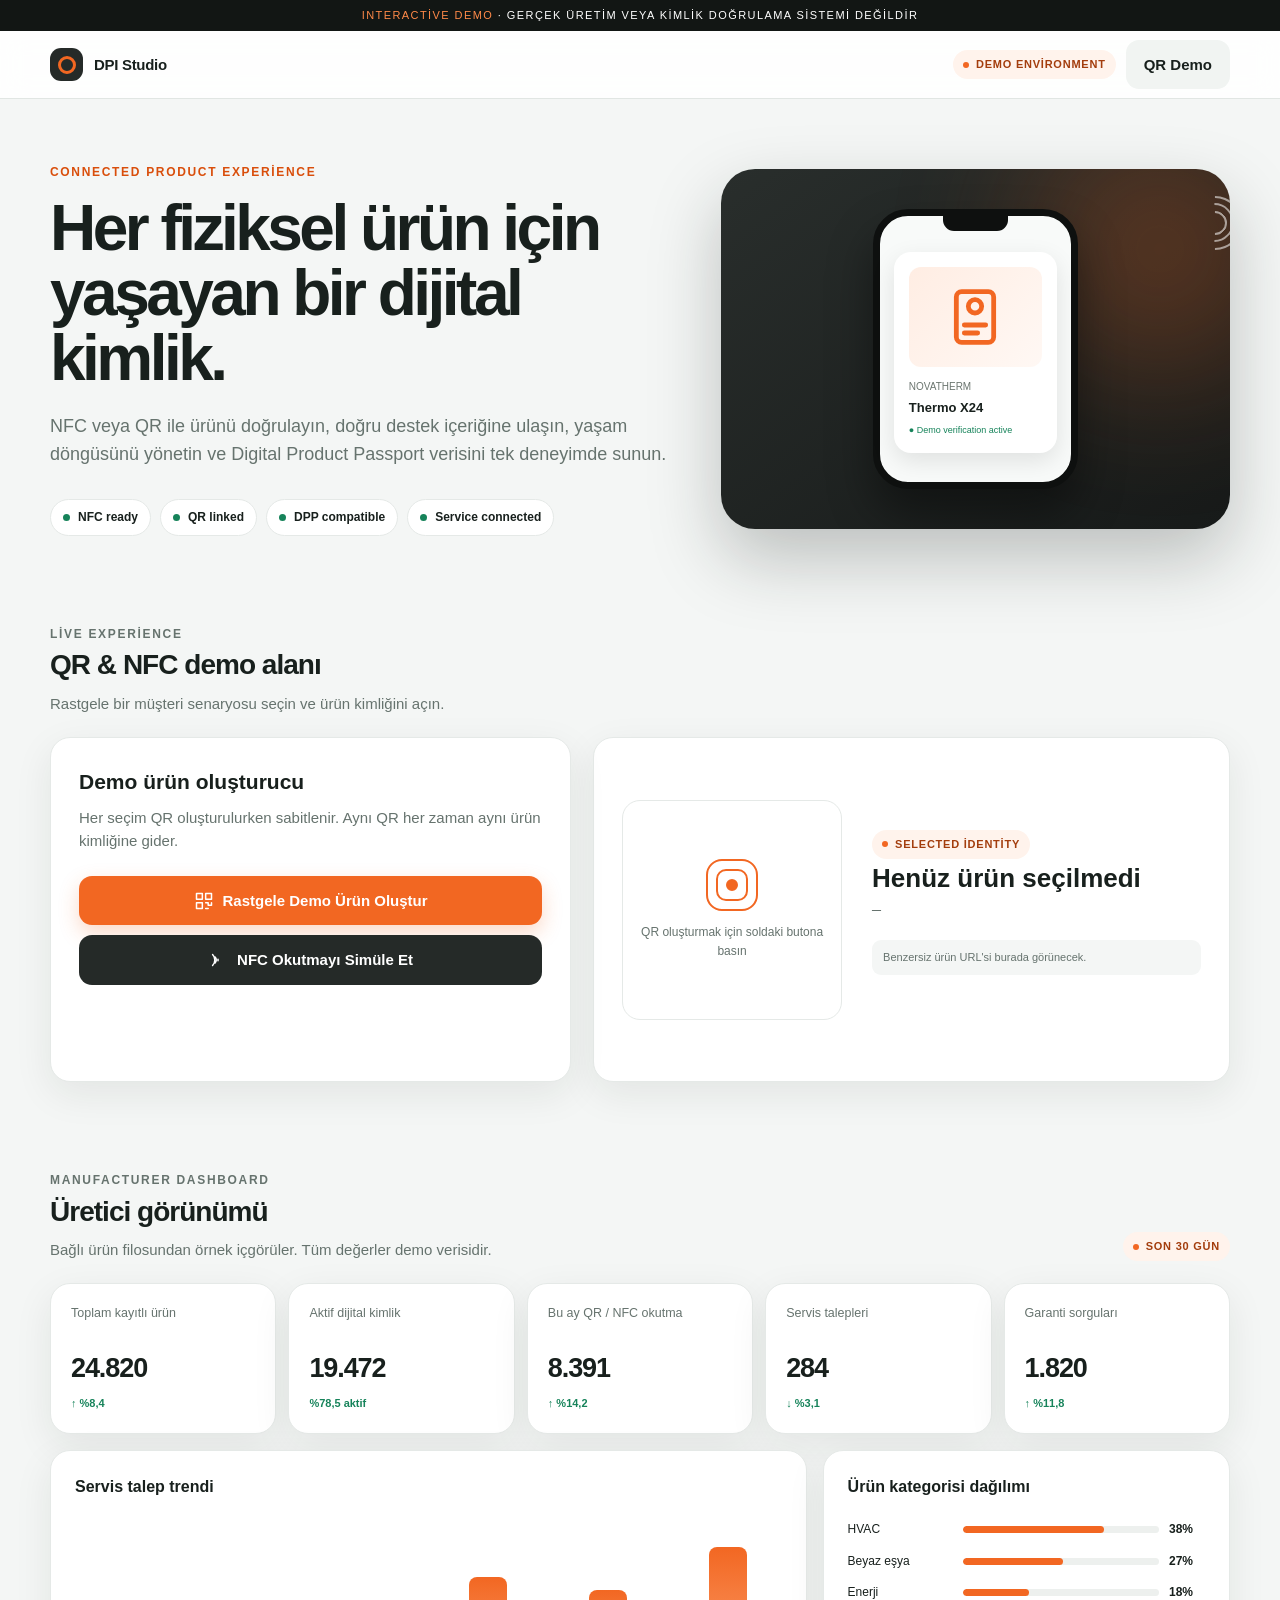
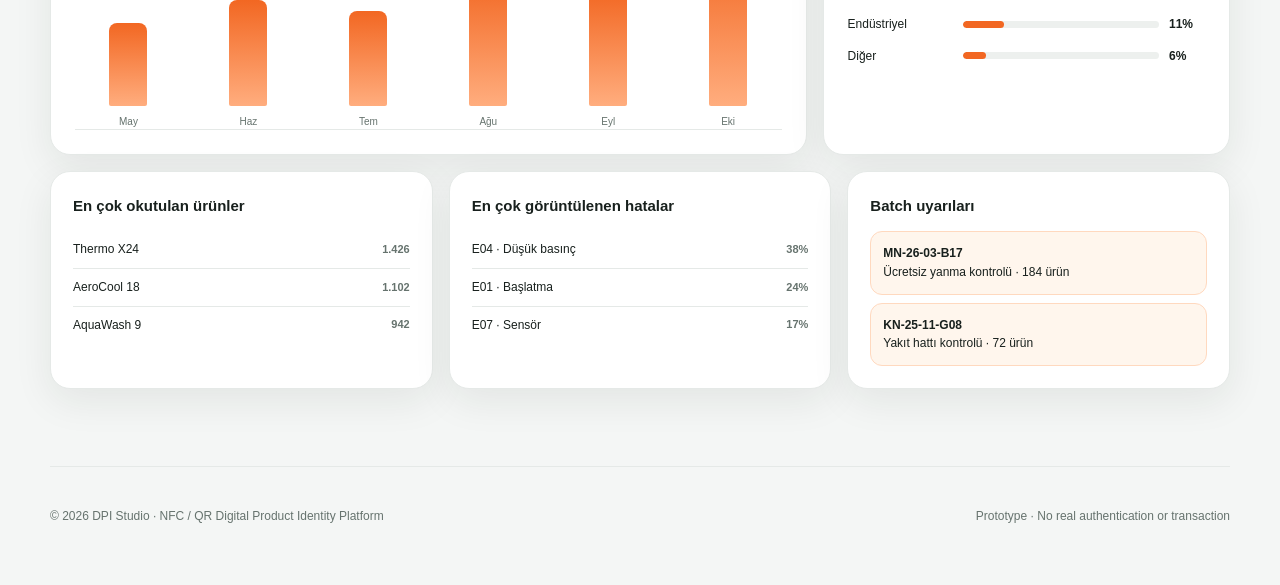
<file: index.html>
<!doctype html>
<html lang="tr">
<head>
  <meta charset="utf-8">
  <meta name="viewport" content="width=device-width,initial-scale=1,viewport-fit=cover">
  <meta name="theme-color" content="#252a28">
  <title>DPI Studio — NFC / QR Digital Product Identity</title>
  <meta name="description" content="NFC ve QR tabanlı Digital Product Identity & Digital Product Passport interaktif demo.">
  <link rel="stylesheet" href="styles.css">
</head>
<body data-page="dashboard">
  <div class="demo-strip"><span>Interactive Demo</span> · Gerçek üretim veya kimlik doğrulama sistemi değildir</div>
  <header class="topbar">
    <a class="logo" href="index.html"><span class="logo-mark"></span><span>DPI Studio</span></a>
    <div class="top-actions"><span class="tag">Demo Environment</span><a class="btn btn-soft" href="#generator">QR Demo</a></div>
  </header>

  <main>
    <section class="shell dashboard-hero">
      <div>
        <p class="eyebrow">Connected product experience</p>
        <h1>Her fiziksel ürün için yaşayan bir dijital kimlik.</h1>
        <p class="hero-copy">NFC veya QR ile ürünü doğrulayın, doğru destek içeriğine ulaşın, yaşam döngüsünü yönetin ve Digital Product Passport verisini tek deneyimde sunun.</p>
        <div class="hero-pills"><span class="soft-pill"><i></i>NFC ready</span><span class="soft-pill"><i></i>QR linked</span><span class="soft-pill"><i></i>DPP compatible</span><span class="soft-pill"><i></i>Service connected</span></div>
      </div>
      <div class="scan-visual" aria-hidden="true">
        <div class="nfc-rings"><span></span><span></span><span></span></div>
        <div class="scan-device"><div class="scan-notch"></div><div class="scan-card"><div class="scan-product"><svg class="icon" style="width:64px;height:64px" viewBox="0 0 24 24"><rect x="5" y="2.5" width="14" height="19" rx="2"/><circle cx="12" cy="8" r="2.5"/><path d="M8 15h8M8 18h5"/></svg></div><div style="font-size:10px;color:#6b756f;margin-top:12px">NOVATHERM</div><b style="font-size:13px">Thermo X24</b><div style="font-size:9px;color:#16835a;margin-top:6px">● Demo verification active</div></div></div>
      </div>
    </section>

    <section class="section" id="generator">
      <div class="shell">
        <div class="section-head"><div><p class="eyebrow">Live experience</p><h2>QR & NFC demo alanı</h2><p>Rastgele bir müşteri senaryosu seçin ve ürün kimliğini açın.</p></div></div>
        <div class="demo-grid">
          <article class="panel generator">
            <h3>Demo ürün oluşturucu</h3><p>Her seçim QR oluşturulurken sabitlenir. Aynı QR her zaman aynı ürün kimliğine gider.</p>
            <div class="generator-actions">
              <button class="btn btn-primary btn-block" id="generateQr"><svg class="icon" viewBox="0 0 24 24"><rect x="3" y="3" width="7" height="7"/><rect x="14" y="3" width="7" height="7"/><rect x="3" y="14" width="7" height="7"/><path d="M14 14h3v3h4M14 21h3M21 14v3"/></svg>Rastgele Demo Ürün Oluştur</button>
              <button class="btn btn-dark btn-block" id="simulateNfc"><svg class="icon" viewBox="0 0 24 24"><path d="M8.5 8.5a5 5 0 0 1 0 7M5.5 5.5a9.2 9.2 0 0 1 0 13M12 11v2"/></svg>NFC Okutmayı Simüle Et</button>
            </div>
            <div class="file-warning hidden" id="fileWarning">Telefonla okutulabilen QR oluşturmak için demoyu yayınladığınız HTTPS adresinden açın. Bu dosya önizlemesindeki bağlantılar yalnızca bu bilgisayarda açılır.</div>
          </article>
          <article class="panel qr-result">
            <div class="qr-box" id="qrcode"><div class="qr-placeholder"><div class="pulse"></div>QR oluşturmak için soldaki butona basın</div></div>
            <div class="qr-info"><span class="tag">Selected identity</span><h3 id="qrProduct">Henüz ürün seçilmedi</h3><div class="serial-line" id="qrSerial">—</div><div class="url-preview" id="qrUrl">Benzersiz ürün URL'si burada görünecek.</div><a class="btn btn-outline hidden" id="openProduct" href="#">Ürün kimliğini aç</a><button class="btn btn-soft hidden" id="newQr">Yeni QR Oluştur</button></div>
          </article>
        </div>
      </div>
    </section>

    <section class="section" id="analytics">
      <div class="shell">
        <div class="section-head"><div><p class="eyebrow">Manufacturer dashboard</p><h2>Üretici görünümü</h2><p>Bağlı ürün filosundan örnek içgörüler. Tüm değerler demo verisidir.</p></div><span class="tag">Son 30 gün</span></div>
        <div class="stats">
          <article class="panel stat"><small>Toplam kayıtlı ürün</small><strong>24.820</strong><span class="trend">↑ %8,4</span></article>
          <article class="panel stat"><small>Aktif dijital kimlik</small><strong>19.472</strong><span class="trend">%78,5 aktif</span></article>
          <article class="panel stat"><small>Bu ay QR / NFC okutma</small><strong>8.391</strong><span class="trend">↑ %14,2</span></article>
          <article class="panel stat"><small>Servis talepleri</small><strong>284</strong><span class="trend">↓ %3,1</span></article>
          <article class="panel stat"><small>Garanti sorguları</small><strong>1.820</strong><span class="trend">↑ %11,8</span></article>
        </div>
        <div class="analytics-grid">
          <article class="panel chart-card"><h3>Servis talep trendi</h3><div class="bar-chart" aria-label="Aylık servis talepleri"><div class="bar-wrap"><div class="bar" style="height:44%" data-value="152"></div><span>May</span></div><div class="bar-wrap"><div class="bar" style="height:56%" data-value="188"></div><span>Haz</span></div><div class="bar-wrap"><div class="bar" style="height:50%" data-value="171"></div><span>Tem</span></div><div class="bar-wrap"><div class="bar" style="height:68%" data-value="226"></div><span>Ağu</span></div><div class="bar-wrap"><div class="bar" style="height:61%" data-value="204"></div><span>Eyl</span></div><div class="bar-wrap"><div class="bar" style="height:84%" data-value="284"></div><span>Eki</span></div></div></article>
          <article class="panel chart-card"><h3>Ürün kategorisi dağılımı</h3><div class="distribution"><div class="dist-row"><span>HVAC</span><div class="track"><div class="fill" style="width:72%"></div></div><b>38%</b></div><div class="dist-row"><span>Beyaz eşya</span><div class="track"><div class="fill" style="width:51%"></div></div><b>27%</b></div><div class="dist-row"><span>Enerji</span><div class="track"><div class="fill" style="width:34%"></div></div><b>18%</b></div><div class="dist-row"><span>Endüstriyel</span><div class="track"><div class="fill" style="width:21%"></div></div><b>11%</b></div><div class="dist-row"><span>Diğer</span><div class="track"><div class="fill" style="width:12%"></div></div><b>6%</b></div></div></article>
        </div>
        <div class="insights">
          <article class="panel insight"><h3>En çok okutulan ürünler</h3><div class="rank"><span>Thermo X24</span><b>1.426</b></div><div class="rank"><span>AeroCool 18</span><b>1.102</b></div><div class="rank"><span>AquaWash 9</span><b>942</b></div></article>
          <article class="panel insight"><h3>En çok görüntülenen hatalar</h3><div class="rank"><span>E04 · Düşük basınç</span><b>38%</b></div><div class="rank"><span>E01 · Başlatma</span><b>24%</b></div><div class="rank"><span>E07 · Sensör</span><b>17%</b></div></article>
          <article class="panel insight"><h3>Batch uyarıları</h3><div class="alert-item"><b>MN-26-03-B17</b><br>Ücretsiz yanma kontrolü · 184 ürün</div><div class="alert-item"><b>KN-25-11-G08</b><br>Yakıt hattı kontrolü · 72 ürün</div></article>
        </div>
      </div>
    </section>
  </main>
  <footer class="shell footer-wide"><span>© 2026 DPI Studio · NFC / QR Digital Product Identity Platform</span><span>Prototype · No real authentication or transaction</span></footer>
  <div class="toast" id="toast"></div>
  <script src="qrcode.min.js"></script>
  <script src="products.js"></script>
  <script src="app.js"></script>
</body>
</html>
</file>
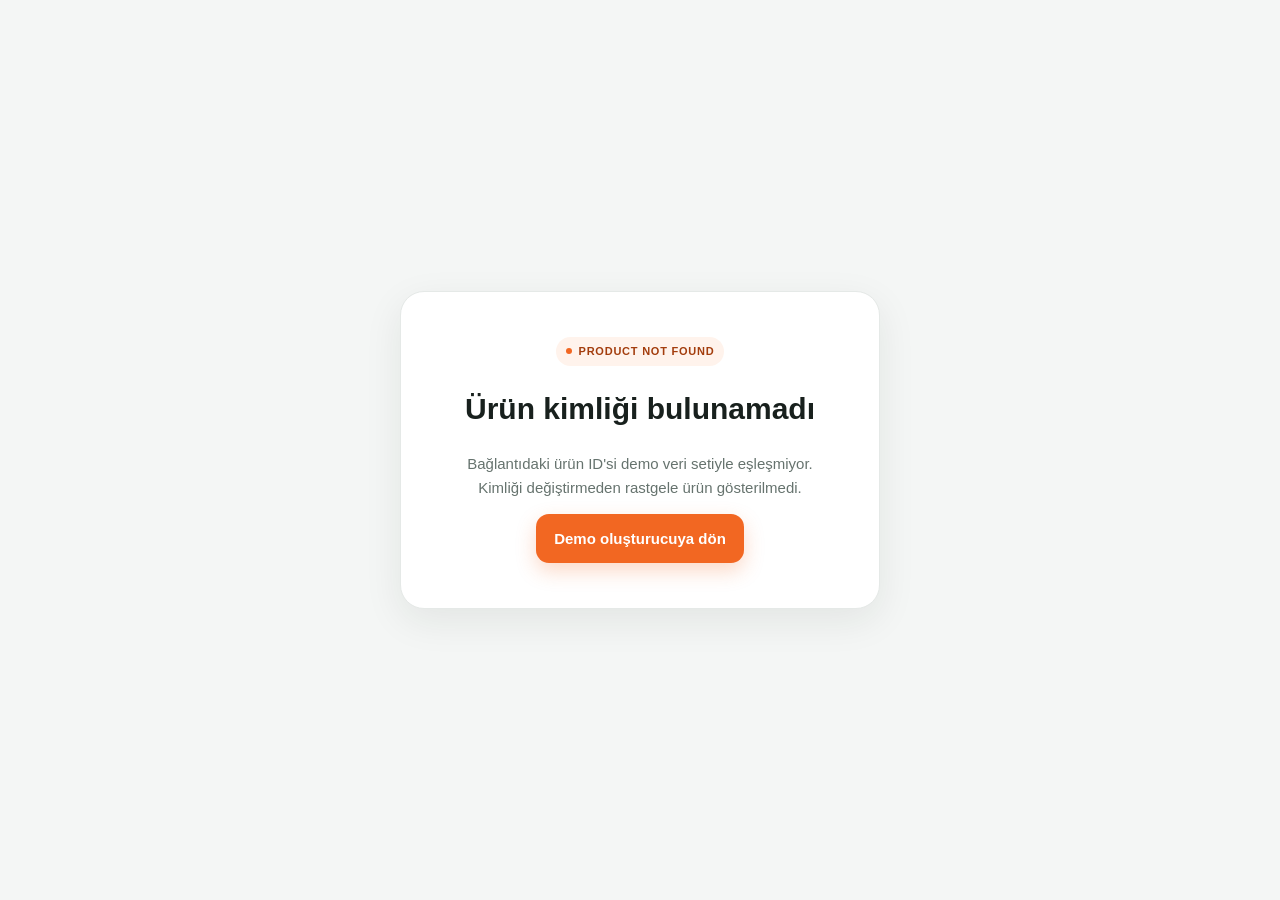
<file: product.html>
<!doctype html>
<html lang="tr">
<head>
  <meta charset="utf-8">
  <meta name="viewport" content="width=device-width,initial-scale=1,viewport-fit=cover">
  <meta name="theme-color" content="#252a28">
  <title>Dijital Ürün Kimliği — DPI Studio</title>
  <meta name="description" content="NFC / QR Digital Product Identity ve Digital Product Passport demo sayfası.">
  <link rel="stylesheet" href="styles.css">
</head>
<body data-page="product">
  <div id="notFound" class="product-not-found hidden"><div class="not-found-card"><span class="tag">Product not found</span><h1>Ürün kimliği bulunamadı</h1><p style="color:var(--muted)">Bağlantıdaki ürün ID'si demo veri setiyle eşleşmiyor. Kimliği değiştirmeden rastgele ürün gösterilmedi.</p><a href="index.html#generator" class="btn btn-primary">Demo oluşturucuya dön</a></div></div>
  <div id="productApp" class="hidden product-page">
    <div class="demo-strip"><span>Demo Verification</span> · Cryptographic NFC verification is not active</div>
    <header class="topbar">
      <a class="logo" href="index.html"><span class="logo-mark"></span><span>DPI Studio</span></a>
      <div class="top-actions"><span class="tag">Interactive Demo</span><button class="icon-btn" id="shareProduct" aria-label="Ürün bağlantısını paylaş"><svg class="icon" viewBox="0 0 24 24"><circle cx="18" cy="5" r="3"/><circle cx="6" cy="12" r="3"/><circle cx="18" cy="19" r="3"/><path d="m8.6 10.5 6.8-4M8.6 13.5l6.8 4"/></svg></button></div>
    </header>
    <section class="product-hero">
      <div class="product-shell product-hero-grid" style="padding-top:0;padding-bottom:0">
        <div>
          <div class="crumb">Digital product identity / <span id="heroType"></span></div>
          <div class="product-brand" id="heroBrand"></div><h1 id="heroName"></h1><div class="model-line" id="heroModel"></div><div class="serial-badge" id="heroSerial"></div>
          <div class="verification"><div class="verify-icon"><svg class="icon" viewBox="0 0 24 24"><path d="m7 12 3 3 7-7"/></svg></div><div><strong>Orijinal Ürün Doğrulandı</strong><small>Demo verification — cryptographic NFC verification is not active.</small></div></div>
          <div class="product-meta"><div><small>Üretim</small><b id="heroDate"></b></div><div><small>Ülke</small><b id="heroCountry"></b></div><div><small>Enerji / verim</small><b id="heroEnergy"></b></div></div>
        </div>
        <div class="product-art" id="productArt"><span class="art-label" id="artLabel"></span></div>
      </div>
    </section>

    <main class="product-shell">
      <div id="campaignBanner" class="status-banner hidden"><svg class="icon" viewBox="0 0 24 24"><path d="M12 3 2.7 19h18.6L12 3Z"/><path d="M12 9v4M12 17h.01"/></svg><div><b>Üretim grubu bildirimi</b><br><span id="campaignText"></span></div></div>
      <section aria-labelledby="quickTitle"><h2 class="content-title" id="quickTitle">Hızlı işlemler</h2><div class="quick-grid" id="quickGrid"></div></section>

      <section class="content-section" id="overview"><h2 class="content-title">Ürüne genel bakış</h2><div class="content-grid"><article class="card"><h3>Ürün bilgileri</h3><dl class="data-list" id="productInfo"></dl></article><article class="card"><h3>Sonraki bakım</h3><div id="maintenanceBox"></div><dl class="data-list" id="maintenanceInfo"></dl></article></div></section>

      <section class="content-section" id="manual"><h2 class="content-title">İnteraktif kullanım kılavuzu</h2><div id="manualList"></div></section>

      <section class="content-section" id="errors"><h2 class="content-title">Akıllı hata kodları</h2><div class="content-grid"><article class="card"><input class="search" id="errorSearch" type="search" placeholder="Hata kodu veya açıklama ara…" autocomplete="off"><div class="error-chips" id="errorChips"></div><div id="errorDetail"></div></article><article class="card"><h3>Hızlı tanılama</h3><p style="color:var(--muted);font-size:13px">Kod ekranınızda görünüyorsa seçin. Güvenli kullanıcı kontrollerinden sonra sorun sürerse ürün bilgileri otomatik eklenmiş bir demo servis kaydı oluşturun.</p><div class="form-summary" id="diagnosticSummary"></div><button class="btn btn-primary btn-block" style="margin-top:14px" id="requestService">Servis Talebi Oluştur</button></article></div></section>

      <section class="content-section" id="warranty"><h2 class="content-title">Dijital garanti</h2><div class="content-grid"><article class="card"><dl class="data-list" id="warrantyInfo"></dl><div class="progress"><span id="warrantyProgress"></span></div><div class="progress-caption" id="warrantyCaption"></div></article><article class="card ownership"><h3>Bu ürün size mi ait?</h3><p>Kimliği bu tarayıcıya kaydedin; bakım ve servis bilgilerine daha hızlı erişin. Demo kayıtları cihazlar arasında eşitlenmez.</p><div style="display:flex;gap:8px;flex-wrap:wrap"><button class="btn btn-primary" id="claimProduct">Ürünü Kaydet</button><button class="btn btn-outline hidden" id="transferProduct">Sahipliği Devret</button></div><div id="ownershipStatus" style="font-size:11px;margin-top:13px;color:#8fe0bf"></div></article></div></section>

      <section class="content-section" id="service"><h2 class="content-title">Servis geçmişi</h2><div class="content-grid"><article class="card"><div class="timeline" id="serviceTimeline"></div></article><article class="card"><h3>Yetkili servis</h3><p style="font-size:13px;color:var(--muted)">Konum izni veya gerçek çağrı merkezi bağlantısı kullanılmaz. Demo formu ürün verilerini otomatik taşır.</p><button class="btn btn-dark btn-block" id="authorizedService">Yakındaki Servisleri Göster</button><button class="btn btn-outline btn-block" style="margin-top:9px" id="generalServiceRequest">Servis Kaydı Aç</button></article></div></section>

      <section class="content-section" id="lifecycle"><h2 class="content-title">Ürün yaşam döngüsü & batch</h2><div class="content-grid"><article class="card"><div class="timeline" id="lifecycleTimeline"></div></article><article class="card"><h3>Üretim batch bilgisi</h3><dl class="data-list" id="batchInfo"></dl><div id="batchNotice"></div></article></div></section>

      <section class="content-section" id="parts"><h2 class="content-title">Uyumlu yedek parçalar</h2><div class="part-list" id="partsList"></div></section>

      <section class="content-section" id="passport"><div class="section-head"><div><p class="eyebrow">Digital Product Passport</p><h2 class="content-title" style="margin:0">Şeffaf ürün verisi</h2></div><span class="tag">DPP-ready demo</span></div><article class="card"><div class="passport-grid" id="passportGrid"></div></article></section>

      <section class="content-section" id="assistant"><h2 class="content-title">Ürün asistanına sor</h2><div class="content-grid"><article class="card chat"><span class="chat-label">Demo AI Assistant</span><div class="messages" id="messages"><div class="message bot">Merhaba. Bu ürünün garanti, bakım, hata kodu ve kullanım bilgileri hakkında yardımcı olabilirim.</div></div><div class="suggestions" id="suggestions"><button class="suggestion">Garanti ne zaman bitiyor?</button><button class="suggestion">Son bakım ne zaman yapıldı?</button><button class="suggestion">E04 hatası alıyorum.</button><button class="suggestion">Filtreyi nasıl temizlerim?</button></div><form class="chat-form" id="chatForm"><input id="chatInput" aria-label="Asistana sorun" placeholder="Mesajınızı yazın…" autocomplete="off"><button aria-label="Gönder"><svg class="icon" viewBox="0 0 24 24"><path d="m22 2-7 20-4-9-9-4 20-7Z"/><path d="M22 2 11 13"/></svg></button></form></article><article class="card"><h3>Teknik özellikler</h3><dl class="data-list" id="techInfo"></dl><button class="btn btn-soft btn-block" style="margin-top:15px" id="downloadSpecs">Teknik Özeti İndir</button></article></div></section>
    </main>

    <nav class="bottom-nav" aria-label="Ürün navigasyonu">
      <button data-target="overview" class="active"><svg class="icon" viewBox="0 0 24 24"><path d="M3 11 12 3l9 8v9a1 1 0 0 1-1 1h-5v-6H9v6H4a1 1 0 0 1-1-1Z"/></svg>Overview</button>
      <button data-target="errors"><svg class="icon" viewBox="0 0 24 24"><circle cx="12" cy="12" r="9"/><path d="M12 8v4M12 16h.01"/></svg>Support</button>
      <button data-target="service"><svg class="icon" viewBox="0 0 24 24"><path d="m14.7 6.3 3-3a4 4 0 0 1-5 5L6 15l-3 6 6-3 6.7-6.7a4 4 0 0 1 5-5l-3 3"/></svg>Service</button>
      <button data-target="passport"><svg class="icon" viewBox="0 0 24 24"><rect x="4" y="3" width="16" height="18" rx="2"/><path d="M8 7h8M8 11h8M8 15h5"/></svg>Passport</button>
      <button data-target="assistant"><svg class="icon" viewBox="0 0 24 24"><path d="M21 15a4 4 0 0 1-4 4H8l-5 3V7a4 4 0 0 1 4-4h10a4 4 0 0 1 4 4Z"/></svg>More</button>
    </nav>
  </div>

  <div class="modal" id="globalModal" role="dialog" aria-modal="true" aria-labelledby="modalTitle"><div class="modal-box"><button class="modal-close" data-close-modal aria-label="Kapat">×</button><h2 id="modalTitle"></h2><div id="modalBody"></div></div></div>
  <div class="toast" id="toast"></div>
  <script src="products.js"></script><script src="app.js"></script>
</body>
</html>
</file>
<file: styles.css>
:root{--ink:#18201d;--muted:#66736e;--line:#e5e9e7;--paper:#fff;--bg:#f4f6f5;--brand:#f26722;--brand-dark:#d94e0b;--dark:#252a28;--success:#16835a;--warn:#b56b00;--danger:#c33d35;--shadow:0 12px 38px rgba(24,32,29,.08);--radius:20px;--font:Inter,-apple-system,BlinkMacSystemFont,"Segoe UI",Roboto,Helvetica,Arial,sans-serif}
*{box-sizing:border-box}html{scroll-behavior:smooth}body{margin:0;background:var(--bg);color:var(--ink);font:15px/1.55 var(--font);-webkit-font-smoothing:antialiased}button,input,textarea,select{font:inherit}button,a{-webkit-tap-highlight-color:transparent}.hidden{display:none!important}.sr-only{position:absolute;width:1px;height:1px;padding:0;margin:-1px;overflow:hidden;clip:rect(0,0,0,0);white-space:nowrap;border:0}
.demo-strip{background:#121614;color:#fff;padding:7px 16px;text-align:center;font-size:11px;letter-spacing:.13em;text-transform:uppercase}.demo-strip span{color:#ff8a49}.topbar{height:68px;background:rgba(255,255,255,.9);backdrop-filter:blur(14px);border-bottom:1px solid rgba(218,224,221,.8);display:flex;align-items:center;justify-content:space-between;padding:0 max(18px,calc((100vw - 1180px)/2));position:sticky;top:0;z-index:40}.logo{display:flex;align-items:center;gap:11px;color:var(--ink);text-decoration:none;font-weight:800;letter-spacing:-.02em}.logo-mark{width:33px;height:33px;border-radius:11px;background:var(--dark);display:grid;place-items:center;color:#fff}.logo-mark:after{content:"";width:12px;height:12px;border:3px solid var(--brand);border-radius:50%}.top-actions{display:flex;align-items:center;gap:10px}.tag{display:inline-flex;align-items:center;gap:7px;padding:6px 10px;border-radius:999px;background:#fff3ec;color:#a33d0d;font-size:11px;font-weight:800;text-transform:uppercase;letter-spacing:.07em}.tag:before{content:"";width:6px;height:6px;background:var(--brand);border-radius:50%}.icon-btn{border:1px solid var(--line);background:#fff;width:40px;height:40px;border-radius:13px;display:grid;place-items:center;color:var(--ink);cursor:pointer}.icon{width:20px;height:20px;display:block;stroke:currentColor;fill:none;stroke-width:1.8;stroke-linecap:round;stroke-linejoin:round}
.shell{width:min(1180px,calc(100% - 32px));margin:0 auto}.dashboard-hero{padding:64px 0 42px;display:grid;grid-template-columns:1.1fr .9fr;gap:48px;align-items:center}.eyebrow{color:var(--brand-dark);font-size:12px;text-transform:uppercase;letter-spacing:.14em;font-weight:800;margin:0 0 14px}.dashboard-hero h1{font-size:clamp(38px,5vw,67px);line-height:1.02;letter-spacing:-.055em;margin:0;max-width:760px}.hero-copy{font-size:18px;color:var(--muted);max-width:650px;margin:22px 0 30px}.hero-pills{display:flex;flex-wrap:wrap;gap:9px}.soft-pill{display:inline-flex;align-items:center;gap:8px;background:#fff;border:1px solid var(--line);border-radius:999px;padding:8px 12px;font-size:12px;font-weight:650}.soft-pill i{width:7px;height:7px;background:var(--success);border-radius:50%}.scan-visual{min-height:360px;border-radius:34px;background:linear-gradient(145deg,#292e2c,#171a19);padding:32px;color:#fff;position:relative;overflow:hidden;box-shadow:0 30px 70px rgba(24,32,29,.25)}.scan-visual:before{content:"";position:absolute;width:260px;height:260px;border-radius:50%;background:var(--brand);filter:blur(75px);opacity:.28;right:-60px;top:-50px}.scan-device{width:205px;height:280px;background:#f8faf9;border:7px solid #0e100f;border-radius:35px;margin:8px auto 0;padding:14px;position:relative;box-shadow:0 25px 45px rgba(0,0,0,.4);color:var(--ink)}.scan-notch{width:65px;height:16px;background:#0e100f;border-radius:0 0 11px 11px;position:absolute;top:-1px;left:calc(50% - 32px)}.scan-card{margin-top:22px;border-radius:17px;padding:15px;background:#fff;box-shadow:0 8px 24px rgba(0,0,0,.1)}.scan-product{height:100px;border-radius:12px;background:linear-gradient(135deg,#ffede3,#fff8f4);display:grid;place-items:center;color:var(--brand)}.nfc-rings{position:absolute;right:27px;top:42px}.nfc-rings span{display:block;border:2px solid rgba(255,255,255,.55);border-left-color:transparent;border-bottom-color:transparent;border-radius:50%;position:absolute;transform:rotate(45deg)}.nfc-rings span:nth-child(1){width:24px;height:24px}.nfc-rings span:nth-child(2){width:39px;height:39px;left:-8px;top:-8px}.nfc-rings span:nth-child(3){width:54px;height:54px;left:-15px;top:-15px}
.section{padding:42px 0}.section-head{display:flex;align-items:end;justify-content:space-between;gap:24px;margin-bottom:22px}.section-head h2{font-size:28px;letter-spacing:-.035em;margin:0}.section-head p{margin:5px 0 0;color:var(--muted)}.demo-grid{display:grid;grid-template-columns:.9fr 1.1fr;gap:22px}.panel{background:var(--paper);border:1px solid var(--line);border-radius:var(--radius);box-shadow:var(--shadow)}.generator{padding:28px;position:relative}.generator h3{font-size:21px;margin:0 0 7px}.generator>p{color:var(--muted);margin:0 0 24px}.btn{border:0;border-radius:13px;padding:13px 18px;font-weight:750;cursor:pointer;display:inline-flex;align-items:center;justify-content:center;gap:9px;text-decoration:none;transition:.18s ease}.btn:hover{transform:translateY(-1px)}.btn-primary{background:var(--brand);color:#fff;box-shadow:0 8px 20px rgba(242,103,34,.25)}.btn-primary:hover{background:var(--brand-dark)}.btn-dark{background:var(--dark);color:#fff}.btn-soft{background:#f1f4f2;color:var(--ink)}.btn-outline{background:#fff;border:1px solid var(--line);color:var(--ink)}.btn-block{width:100%}.generator-actions{display:grid;gap:10px}.qr-result{padding:28px;display:grid;grid-template-columns:220px 1fr;gap:30px;align-items:center;min-height:345px}.qr-box{width:220px;height:220px;border:1px solid var(--line);border-radius:18px;background:#fff;padding:12px;display:grid;place-items:center}.qr-box img,.qr-box canvas{max-width:100%;height:auto}.qr-placeholder{text-align:center;color:var(--muted);font-size:12px}.qr-placeholder .pulse{width:52px;height:52px;border:2px solid var(--brand);border-radius:16px;margin:0 auto 12px;position:relative}.qr-placeholder .pulse:before,.qr-placeholder .pulse:after{content:"";position:absolute;border:2px solid var(--brand);border-radius:10px;inset:8px}.qr-placeholder .pulse:after{inset:18px;background:var(--brand)}.qr-info h3{font-size:26px;line-height:1.15;margin:5px 0}.qr-info .serial-line{color:var(--muted);font-family:ui-monospace,SFMono-Regular,Consolas,monospace;margin-bottom:18px}.url-preview{font-size:11px;background:#f4f6f5;border-radius:9px;padding:9px 11px;word-break:break-all;color:var(--muted);margin:14px 0}.file-warning{font-size:11px;color:var(--warn);background:#fff8e9;border:1px solid #f3dca8;border-radius:10px;padding:9px 11px;margin-top:12px}
.stats{display:grid;grid-template-columns:repeat(5,1fr);gap:12px}.stat{padding:20px}.stat small{color:var(--muted);display:block;min-height:38px}.stat strong{font-size:27px;letter-spacing:-.04em;display:block;margin-top:6px}.stat .trend{color:var(--success);font-size:11px;font-weight:700}.analytics-grid{display:grid;grid-template-columns:1.3fr .7fr;gap:16px;margin-top:16px}.chart-card{padding:24px}.chart-card h3{margin:0 0 20px;font-size:16px}.bar-chart{height:210px;display:flex;align-items:flex-end;gap:13px;border-bottom:1px solid var(--line);padding-top:20px}.bar-wrap{flex:1;height:100%;display:flex;flex-direction:column;justify-content:flex-end;align-items:center;gap:8px}.bar{width:100%;max-width:38px;background:linear-gradient(var(--brand),#ffad7e);border-radius:8px 8px 2px 2px;min-height:10px;position:relative}.bar:hover:after{content:attr(data-value);position:absolute;top:-27px;left:50%;transform:translateX(-50%);font-size:10px;background:var(--dark);color:#fff;padding:3px 6px;border-radius:5px}.bar-wrap span{font-size:10px;color:var(--muted)}.distribution{display:grid;gap:13px}.dist-row{display:grid;grid-template-columns:105px 1fr 36px;gap:10px;align-items:center;font-size:12px}.track{height:7px;background:#edf0ee;border-radius:10px;overflow:hidden}.fill{height:100%;background:var(--brand);border-radius:10px}.insights{display:grid;grid-template-columns:repeat(3,1fr);gap:16px;margin-top:16px}.insight{padding:22px}.insight h3{font-size:15px;margin:0 0 14px}.rank{display:flex;justify-content:space-between;align-items:center;padding:9px 0;border-bottom:1px solid var(--line);font-size:12px}.rank:last-child{border:0}.rank b{font-size:11px;color:var(--muted)}.alert-item{padding:12px;border-radius:12px;background:#fff6ed;border:1px solid #ffd9bf;font-size:12px;margin-top:8px}.footer-wide{padding:40px 0 60px;color:var(--muted);font-size:12px;border-top:1px solid var(--line);margin-top:35px;display:flex;justify-content:space-between;gap:20px}
/* Product identity */
.product-page{--product:#f26722}.product-hero{background:linear-gradient(145deg,#292d2b,#191c1b);color:#fff;padding:48px 0 38px;border-radius:0 0 36px 36px;position:relative;overflow:hidden}.product-hero:after{content:"";position:absolute;width:380px;height:380px;background:var(--product);border-radius:50%;filter:blur(110px);opacity:.22;right:-100px;top:-160px}.product-hero-grid{display:grid;grid-template-columns:1fr 320px;gap:50px;align-items:center;position:relative;z-index:1}.crumb{font-size:11px;letter-spacing:.1em;text-transform:uppercase;color:rgba(255,255,255,.6);margin-bottom:20px}.product-brand{font-weight:800;letter-spacing:.16em;font-size:13px;color:#ff9a60}.product-hero h1{font-size:clamp(34px,5vw,56px);line-height:1.04;letter-spacing:-.045em;margin:7px 0}.model-line{font-size:18px;color:rgba(255,255,255,.7)}.serial-badge{display:inline-flex;margin-top:18px;border:1px solid rgba(255,255,255,.18);background:rgba(255,255,255,.08);padding:8px 12px;border-radius:999px;font:12px ui-monospace,SFMono-Regular,Consolas,monospace}.verification{display:flex;align-items:flex-start;gap:12px;margin-top:25px;padding:14px 16px;border-radius:16px;background:rgba(12,109,71,.22);border:1px solid rgba(102,224,172,.3);max-width:520px}.verify-icon{width:32px;height:32px;border-radius:50%;background:#27a979;display:grid;place-items:center;flex:0 0 auto}.verification strong{display:block;font-size:14px}.verification small{display:block;color:rgba(255,255,255,.63);font-size:11px;margin-top:2px}.product-art{height:270px;border-radius:27px;background:linear-gradient(135deg,rgba(255,255,255,.13),rgba(255,255,255,.04));border:1px solid rgba(255,255,255,.13);display:grid;place-items:center;position:relative}.product-art svg{width:165px;height:165px;stroke:var(--product);filter:drop-shadow(0 20px 30px rgba(0,0,0,.3))}.art-label{position:absolute;bottom:16px;background:rgba(0,0,0,.25);padding:6px 11px;border-radius:999px;font-size:10px;text-transform:uppercase;letter-spacing:.12em}.product-meta{display:flex;gap:24px;margin-top:25px}.product-meta div{border-left:1px solid rgba(255,255,255,.2);padding-left:12px}.product-meta small{display:block;color:rgba(255,255,255,.5);font-size:10px;text-transform:uppercase}.product-meta b{font-size:13px}.product-shell{width:min(1080px,calc(100% - 32px));margin:0 auto;padding:28px 0 90px}.status-banner{padding:14px 17px;border-radius:15px;background:#fff8e8;border:1px solid #f1d398;color:#79500c;display:flex;gap:11px;align-items:flex-start;margin-bottom:20px;font-size:13px}.quick-grid{display:grid;grid-template-columns:repeat(5,1fr);gap:11px}.quick-card{min-height:118px;background:#fff;border:1px solid var(--line);border-radius:17px;padding:16px;text-align:left;cursor:pointer;color:var(--ink);box-shadow:0 5px 16px rgba(24,32,29,.045);transition:.2s}.quick-card:hover{transform:translateY(-3px);border-color:#f1b18e}.quick-card .quick-icon{width:37px;height:37px;border-radius:11px;background:#fff1e8;color:var(--brand);display:grid;place-items:center;margin-bottom:15px}.quick-card span{font-size:12px;font-weight:750;line-height:1.25;display:block}.content-section{scroll-margin-top:92px;padding-top:38px}.content-title{font-size:22px;letter-spacing:-.025em;margin:0 0 16px}.content-grid{display:grid;grid-template-columns:1.1fr .9fr;gap:16px}.card{background:#fff;border:1px solid var(--line);border-radius:18px;padding:22px}.card h3{font-size:16px;margin:0 0 16px}.data-list{margin:0}.data-row{display:flex;justify-content:space-between;gap:18px;padding:11px 0;border-bottom:1px solid var(--line);font-size:13px}.data-row:last-child{border:0}.data-row dt{color:var(--muted)}.data-row dd{margin:0;text-align:right;font-weight:650}.status-active{color:var(--success)}.status-expired{color:var(--danger)}.progress{height:9px;background:#e9ecea;border-radius:99px;overflow:hidden;margin:13px 0 7px}.progress span{display:block;height:100%;background:linear-gradient(90deg,var(--brand),#ff9b62);border-radius:99px}.progress-caption{font-size:11px;color:var(--muted)}.maintenance-callout{padding:20px;border-radius:16px;background:#f0f8f5;border:1px solid #cae8dc}.maintenance-callout.warning{background:#fff7e9;border-color:#f1d6a4}.maintenance-callout.overdue{background:#fff0ef;border-color:#f0c1bd}.maintenance-callout strong{display:block;font-size:19px;margin-top:3px}.accordion{border:1px solid var(--line);border-radius:14px;margin-bottom:9px;overflow:hidden;background:#fff}.accordion button{width:100%;border:0;background:#fff;padding:15px 17px;display:flex;justify-content:space-between;align-items:center;text-align:left;font-weight:720;cursor:pointer}.accordion button:after{content:"+";font-size:20px;font-weight:400;color:var(--muted)}.accordion.open button:after{content:"−"}.accordion-body{display:none;padding:0 17px 17px;color:var(--muted);font-size:13px}.accordion.open .accordion-body{display:block}.mini-action{border:0;background:#fff1e8;color:#a94112;border-radius:9px;padding:8px 11px;font-size:11px;font-weight:750;margin-top:10px;cursor:pointer}.search{width:100%;border:1px solid var(--line);border-radius:13px;padding:13px 15px;outline:none;margin-bottom:13px}.search:focus{border-color:var(--brand)}.error-chips{display:flex;flex-wrap:wrap;gap:8px;margin-bottom:15px}.error-chip{border:1px solid var(--line);background:#fff;border-radius:10px;padding:8px 11px;cursor:pointer;font-weight:760;font-size:12px}.error-chip.active{background:var(--dark);color:#fff;border-color:var(--dark)}.error-detail{background:#f7f9f8;border-radius:15px;padding:18px}.risk{display:inline-flex;align-items:center;justify-content:center;flex-shrink:0;text-align:center;white-space:nowrap;font-size:10px;font-weight:800;line-height:1.2;text-transform:uppercase;padding:5px 8px;border-radius:999px;background:#fff0ef;color:var(--danger)}.check-list{padding-left:18px;color:var(--muted);font-size:12px}.timeline{position:relative;padding-left:27px}.timeline:before{content:"";position:absolute;top:8px;bottom:8px;left:7px;width:1px;background:#d8dedb}.timeline-item{position:relative;padding:0 0 25px}.timeline-item:last-child{padding-bottom:0}.timeline-dot{position:absolute;left:-26px;top:5px;width:13px;height:13px;border-radius:50%;background:#fff;border:3px solid var(--brand)}.timeline-item time{font-size:11px;color:var(--muted)}.timeline-item h4{margin:3px 0 5px;font-size:14px}.timeline-item p{margin:0;color:var(--muted);font-size:12px}.empty-state{text-align:center;padding:28px;color:var(--muted);font-size:13px}.passport-grid{display:grid;grid-template-columns:repeat(3,1fr);gap:10px}.passport-item{background:#f7f9f8;border:1px solid var(--line);border-radius:13px;padding:14px}.passport-item small{display:block;color:var(--muted);font-size:10px;text-transform:uppercase;letter-spacing:.06em}.passport-item b{display:block;margin-top:5px;font-size:12px}.part-list{display:grid;gap:9px}.part{border:1px solid var(--line);border-radius:14px;padding:14px;display:grid;grid-template-columns:1fr auto;gap:8px;align-items:center}.part h4{margin:0;font-size:13px}.part p{margin:2px 0;color:var(--muted);font-size:11px}.stock{font-size:10px;color:var(--success);font-weight:760}.chat{height:385px;display:flex;flex-direction:column}.chat-label{font-size:10px;text-transform:uppercase;letter-spacing:.1em;color:var(--brand);font-weight:800}.messages{flex:1;overflow:auto;padding:15px 3px;display:flex;flex-direction:column;gap:10px}.message{max-width:85%;padding:10px 13px;border-radius:14px;font-size:12px}.message.bot{background:#f0f3f1;border-radius:5px 14px 14px 14px}.message.user{background:var(--dark);color:#fff;align-self:flex-end;border-radius:14px 5px 14px 14px}.chat-form{display:flex;gap:8px}.chat-form input{flex:1;min-width:0;border:1px solid var(--line);border-radius:12px;padding:11px 13px}.chat-form button{width:43px;border:0;border-radius:12px;background:var(--brand);color:#fff;cursor:pointer}.suggestions{display:flex;gap:6px;overflow:auto;padding-bottom:4px}.suggestion{white-space:nowrap;border:1px solid var(--line);background:#fff;border-radius:999px;padding:6px 9px;font-size:10px;cursor:pointer}.ownership{background:linear-gradient(135deg,#242927,#303735);color:#fff;position:relative;overflow:hidden}.ownership:after{content:"";position:absolute;width:190px;height:190px;background:var(--brand);filter:blur(80px);opacity:.35;right:-50px;top:-70px}.ownership>*{position:relative;z-index:1}.ownership p{color:rgba(255,255,255,.65);font-size:12px}.ownership .btn-outline{background:rgba(255,255,255,.08);border-color:rgba(255,255,255,.2);color:#fff}.bottom-nav{display:none}.product-not-found{min-height:100vh;display:grid;place-items:center;padding:25px}.not-found-card{text-align:center;max-width:480px;background:#fff;border:1px solid var(--line);border-radius:24px;padding:45px;box-shadow:var(--shadow)}
.modal{position:fixed;inset:0;background:rgba(10,14,12,.62);backdrop-filter:blur(5px);z-index:100;display:none;padding:22px;overflow:auto}.modal.open{display:grid;place-items:center}.modal-box{width:min(520px,100%);background:#fff;border-radius:22px;padding:25px;box-shadow:0 30px 90px rgba(0,0,0,.3);position:relative}.modal-box h2{font-size:20px;margin:0 35px 9px 0}.modal-box>p{color:var(--muted);font-size:13px}.modal-close{position:absolute;right:16px;top:16px;border:0;width:34px;height:34px;border-radius:50%;background:#f0f2f1;font-size:20px;cursor:pointer}.form-grid{display:grid;gap:11px;margin-top:18px}.field label{display:block;font-size:11px;font-weight:700;margin-bottom:5px}.field input,.field textarea,.field select{width:100%;border:1px solid var(--line);border-radius:11px;padding:10px 12px;outline:none}.form-summary{background:#f5f7f6;border-radius:12px;padding:13px;font-size:11px}.success-box{background:#eaf8f2;border:1px solid #bce4d4;border-radius:14px;padding:18px;color:#126b4a;text-align:center}.toast{position:fixed;left:50%;bottom:90px;transform:translate(-50%,20px);background:#1f2522;color:#fff;padding:11px 16px;border-radius:12px;box-shadow:0 15px 40px rgba(0,0,0,.25);opacity:0;pointer-events:none;transition:.25s;z-index:150;font-size:12px}.toast.show{opacity:1;transform:translate(-50%,0)}
@media(max-width:900px){.dashboard-hero{grid-template-columns:1fr}.scan-visual{display:none}.demo-grid,.analytics-grid,.content-grid{grid-template-columns:1fr}.stats{grid-template-columns:repeat(2,1fr)}.stats .stat:last-child{grid-column:span 2}.insights{grid-template-columns:1fr}.product-hero-grid{grid-template-columns:1fr 240px}.quick-grid{grid-template-columns:repeat(3,1fr)}.passport-grid{grid-template-columns:repeat(2,1fr)}}
@media(max-width:640px){.shell,.product-shell{width:min(100% - 24px,1080px)}.topbar{height:58px;padding:0 12px}.topbar .tag{display:none}.dashboard-hero{padding:38px 0 24px}.dashboard-hero h1{font-size:39px}.hero-copy{font-size:15px}.section{padding:27px 0}.section-head{align-items:start;flex-direction:column}.demo-grid{gap:12px}.generator,.qr-result{padding:20px}.qr-result{grid-template-columns:1fr;text-align:center}.qr-box{margin:auto}.qr-info .btn{width:100%}.stats{gap:8px}.stat{padding:15px}.stat strong{font-size:23px}.chart-card{padding:17px}.footer-wide{flex-direction:column}.product-hero{padding:28px 0 30px;border-radius:0 0 28px 28px}.product-hero-grid{grid-template-columns:1fr}.product-art{height:190px;order:-1}.product-art svg{width:115px;height:115px}.product-hero h1{font-size:36px}.product-meta{gap:12px;justify-content:space-between}.quick-grid{grid-template-columns:repeat(2,1fr)}.quick-card{min-height:104px}.content-section{padding-top:28px}.content-grid{gap:11px}.card{padding:18px}.passport-grid{grid-template-columns:1fr}.product-shell{padding-bottom:92px}.bottom-nav{position:fixed;left:0;right:0;bottom:0;height:67px;background:rgba(255,255,255,.94);backdrop-filter:blur(15px);border-top:1px solid var(--line);z-index:50;display:grid;grid-template-columns:repeat(5,1fr);padding-bottom:env(safe-area-inset-bottom)}.bottom-nav button{border:0;background:transparent;font-size:9px;color:var(--muted);display:flex;flex-direction:column;align-items:center;justify-content:center;gap:3px;cursor:pointer}.bottom-nav .icon{width:18px;height:18px}.bottom-nav button.active{color:var(--brand)}.modal{padding:12px}.modal-box{padding:22px}.data-row{font-size:12px}.product-not-found{padding:12px}.not-found-card{padding:32px 20px}}
@media(prefers-reduced-motion:reduce){*{scroll-behavior:auto!important;transition:none!important}}

/* Keep intrinsic chat content from widening responsive grid tracks. */
.content-grid>*{min-width:0}
.chat,.messages,.chat-form{min-width:0}
.message{overflow-wrap:anywhere}
.chat-form button{flex:0 0 43px}
.suggestions{max-width:100%}
.chat-form button{display:grid;place-items:center;padding:0}
</file>
